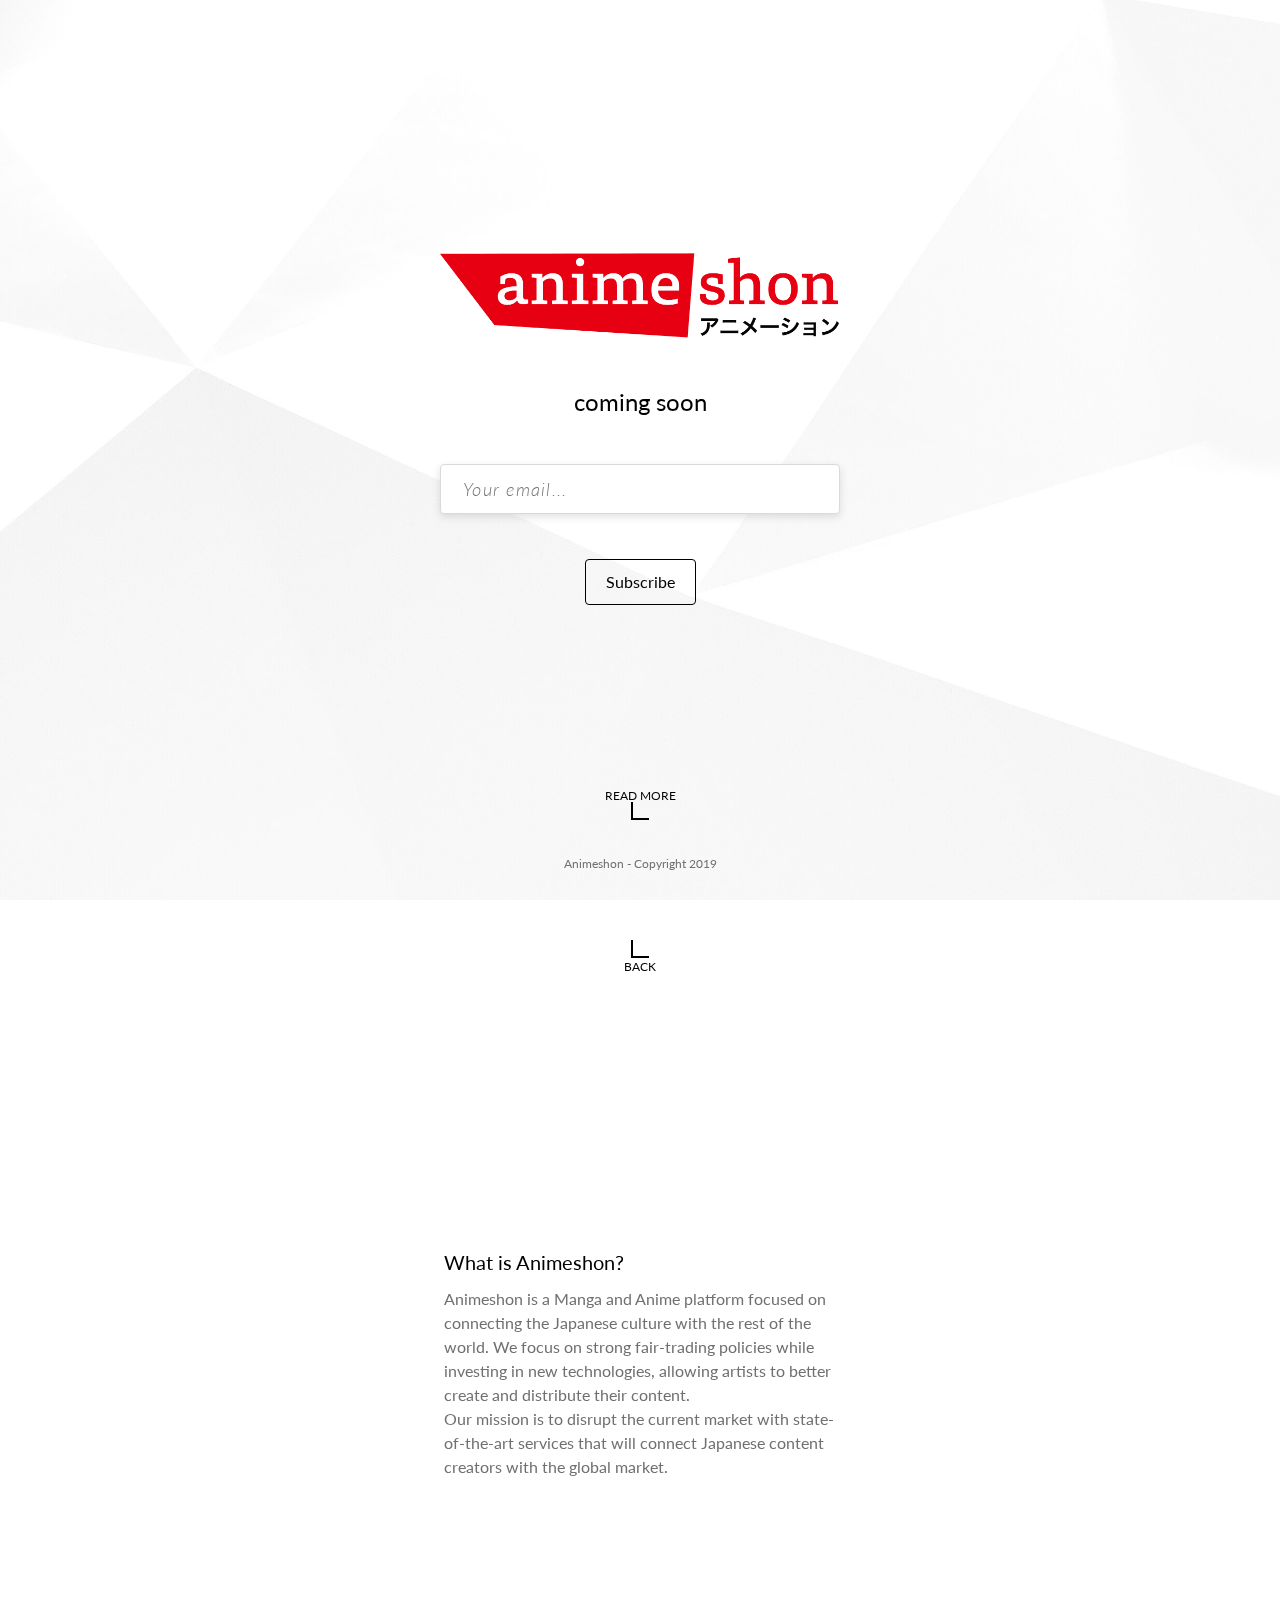
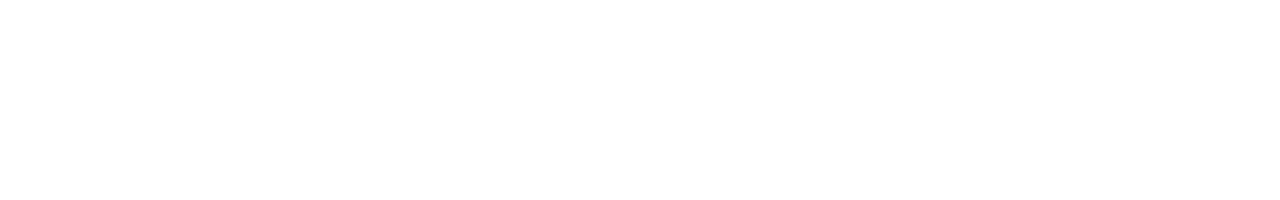
<file: index.html>
<!DOCTYPE html>
<html>
    <head>
        <title>Coming Soon | Animeshon</title>
        <meta name="viewport" content="width=device-width, initial-scale=1, maximum-scale=1">
        <link rel="stylesheet" href="./assets/styles/style.min.css" />
        <link href="https://fonts.googleapis.com/css?family=Lato:300i,400,400i,700,900&display=swap" rel="stylesheet">
    </head>
    <body>
        <div class="mainframe">
            <main>
                <h1>
                    <img src="./assets/images/animeshon-brand.png" alt="animeshon" />
                </h1>
                <h3>coming soon</h3>
                <!-- Begin Mailchimp Signup Form -->
                <div id="mc_embed_signup">
                    <form action="https://animeshon.us20.list-manage.com/subscribe/post?u=50bc4bc337ccf99d1732c52c6&amp;id=eb10f10fbc" method="post" id="mc-embedded-subscribe-form" name="mc-embedded-subscribe-form" class="validate" target="_blank" novalidate>
                        <div id="mc_embed_signup_scroll">
                            <div class="mc-field-group">
                                <input type="email" placeholder="Your email..." value="" name="EMAIL" class="required email" id="mce-EMAIL">
                            </div>
                            <div id="mce-responses" class="clear">
                                <div class="response" id="mce-error-response" style="display:none"></div>
                                <div class="response" id="mce-success-response" style="display:none"></div>
                            </div>
                            <!-- real people should not fill this in and expect good things - do not remove this or risk form bot signups-->
                            <div style="position: absolute; left: -5000px;" aria-hidden="true">
                                <input type="text" name="b_50bc4bc337ccf99d1732c52c6_eb10f10fbc" tabindex="-1" value="">
                            </div>
                            <div class="clear">
                                <input type="submit" value="Subscribe" name="subscribe" id="mc-embedded-subscribe" class="button" />
                            </div>
                        </div>
                    </form>
                </div>
                
                <!--End mc_embed_signup-->
                <div class="call-to-action">
                    <p>Read More</p>
                    <span class="arrow floating"></span>
                </div>
            </main>
            <footer>
                <p>Animeshon - Copyright 2019</p>
            </footer>
        </div>
        <div class="offset-about">
            <div class="contents">
                <div class="back-to-action">
                    <span class="arrow floating"></span>
                    <p>Back</p>
                </div>
                <h2>What is Animeshon?</h2>
                <p>
                    Animeshon is a Manga and Anime platform
                    focused on connecting the Japanese culture
                    with the rest of the world. We focus on
                    strong fair-trading policies while investing
                    in new technologies, allowing artists to
                    better create and distribute their content.
                </p>
                <p>
                    Our mission is to disrupt the current market
                    with state-of-the-art services that will
                    connect Japanese content creators with
                    the global market.
                </p>
            </div>
        </div>
        <div class="animated-mask"></div>
        <script type='text/javascript' src='https://s3.amazonaws.com/downloads.mailchimp.com/js/mc-validate.js'></script>
        <script type='text/javascript'>(function($) {window.fnames = new Array(); window.ftypes = new Array();fnames[0]='EMAIL';ftypes[0]='email';}(jQuery));var $mcj = jQuery.noConflict(true);</script>
        <script type="text/javascript">
            var call = document.querySelector('.call-to-action');
            var back = document.querySelector('.back-to-action');
            var mainframe = document.querySelector('.mainframe');
            var about = document.querySelector('.offset-about');

            call.addEventListener('click', function() {
                mainframe.classList.remove('unscrolled');
                about.classList.remove('unscrolled');
                mainframe.classList.add('scrolled');
                about.classList.add('scrolled');
            });
            back.addEventListener('click', function() {
                mainframe.classList.remove('scrolled');
                about.classList.remove('scrolled');
                mainframe.classList.add('unscrolled');
                about.classList.add('unscrolled');
            });
        </script>
    </body>
</html>
</file>
<file: assets/styles/style.min.css>
html,body,div,span,applet,object,iframe,h1,h2,h3,h4,h5,h6,p,blockquote,pre,a,abbr,acronym,address,big,cite,code,del,dfn,em,img,ins,kbd,q,s,samp,small,strike,strong,sub,sup,tt,var,b,u,i,center,dl,dt,dd,ol,ul,li,fieldset,form,label,legend,table,caption,tbody,tfoot,thead,tr,th,td,article,aside,canvas,details,embed,figure,figcaption,footer,header,hgroup,menu,nav,output,ruby,section,summary,time,mark,audio,video{margin:0;padding:0;border:0;font-size:100%;font:inherit;vertical-align:baseline}article,aside,details,figcaption,figure,footer,header,hgroup,menu,nav,section{display:block}body{line-height:1}ol,ul{list-style:none}blockquote,q{quotes:none}blockquote:before,blockquote:after,q:before,q:after{content:'';content:none}table{border-collapse:collapse;border-spacing:0}*{box-sizing:border-box}body,html{font-family:'Lato','Helvetica Neue',Helvetica,Arial,sans-serif}body{overflow:hidden}.mainframe,.offset-about{height:100vh;display:flex;align-items:center;justify-content:center;flex-direction:column;position:relative}.scrolled{transform:translateY(-100%);transition:transform 1s ease-in-out}.unscrolled{transform:translateY(0%);transition:transform 1s ease-in-out}.mainframe footer{margin-top:auto;margin-bottom:30px;font-size:12px;color:#707070}.mainframe main{width:100vw;flex-grow:1;display:flex;align-items:center;justify-content:center;flex-direction:column}.mainframe main h1{text-align:center}.mainframe main img{width:90%;max-width:445px;margin-bottom:50px}.mainframe main h3{font-size:24px;margin-bottom:50px}@media screen and (max-width: 500px){.mainframe main img{max-width:280px;margin-bottom:35px}.mainframe main h3{margin-bottom:35px}}@media screen and (max-width: 850px) and (max-height: 450px) and (orientation: landscape){.mainframe main img{max-width:280px;margin-bottom:25px}.mainframe main h3{display:none}}.offset-about{display:flex;align-content:center;justify-content:center}.offset-about .contents{max-width:445px;width:90%;margin-top:30px;padding:26px;border-radius:16px;background-color:rgba(255,255,255,0.7)}.offset-about .contents h2{font-size:20px;margin-bottom:15px}.offset-about .contents p{font-size:16px;line-height:1.5;color:#707070}#mc_embed_signup{width:90%;max-width:400px}#mc_embed_signup .mc-field-group input{height:50px;line-height:50px;text-indent:20px;width:100%;font-family:'Lato','Helvetica Neue',Helvetica,Arial,sans-serif;font-size:18px;border-radius:4px;border:1px solid #d9d9d9;box-shadow:0 3px 8px rgba(0,0,0,0.12);outline:none}#mc_embed_signup .mc-field-group input::placeholder{letter-spacing:.07em;font-style:italic;font-weight:300}#mc_embed_signup .clear{width:100%;text-align:center}#mc_embed_signup .button{font-family:'Lato','Helvetica Neue',Helvetica,Arial,sans-serif;height:46px;line-height:40px;font-size:16px;font-weight:400;border-radius:4px;padding:0 20px;color:#000;border:1px solid #000;margin-top:45px;outline:none;background-color:transparent}#mc_embed_signup div.mce_inline_error{background-color:transparent!important;font-weight:400!important;font-style:italic!important;color:#E60011!important;position:absolute}input.mce_inline_error{border-color:#E60011!important}#mce-error-response,#mce-success-response{margin-top:10px!important;line-height:1.5!important;color:#707070}#mce-error-response a{color:#E60011!important}.call-to-action,.back-to-action{display:flex;flex-direction:column;justify-content:center;align-items:center;position:absolute;bottom:80px;z-index:9999;cursor:pointer}.back-to-action{bottom:initial;top:40px;left:0;right:0;margin:auto}.call-to-action p,.back-to-action p{font-size:12px!important;color:#000!important;text-transform:uppercase}.call-to-action .arrow,.back-to-action .arrow{display:inline-block;width:0;height:0;padding:8px;border-left:2px solid #000;border-bottom:2px solid #000;animation:floatingArrow 4s ease-in infinite}.back-to-action .arrow{animation:floatingArrowReverse 4s ease-in infinite}@media screen and (max-width: 500px){#mc_embed_signup{max-width:280px}#mc_embed_signup .button{margin-top:35px}}@media screen and (max-width: 850px) and (max-height: 450px) and (orientation: landscape){#mc_embed_signup .button{margin-top:30px;margin-bottom:40px}}.animated-mask{position:fixed;width:100vw;height:100vh;top:0;left:0;z-index:-1;background-image:url(../images/background.jpg);background-size:cover;overflow:hidden;opacity:.4}@keyframes floatingArrow{0%{transform:rotate(-45deg) translateY(0)}10%{transform:rotate(-45deg) translateY(5px) translateX(-5px)}20%{transform:rotate(-45deg) translateY(0px)}30%{transform:rotate(-45deg) translateY(5px) translateX(-5px)}40%{transform:rotate(-45deg) translateY(0)}100%{transform:rotate(-45deg) translateY(0)}}@keyframes floatingArrowReverse{0%{transform:rotate(135deg) translateY(0) translateX(0)}10%{transform:rotate(135deg) translateY(5px) translateX(-5px)}20%{transform:rotate(135deg) translateY(0px) translateX(0)}30%{transform:rotate(135deg) translateY(5px) translateX(-5px)}40%{transform:rotate(135deg) translateY(0) translateX(0)}100%{transform:rotate(135deg) translateY(0) translateX(0)}}
</file>
